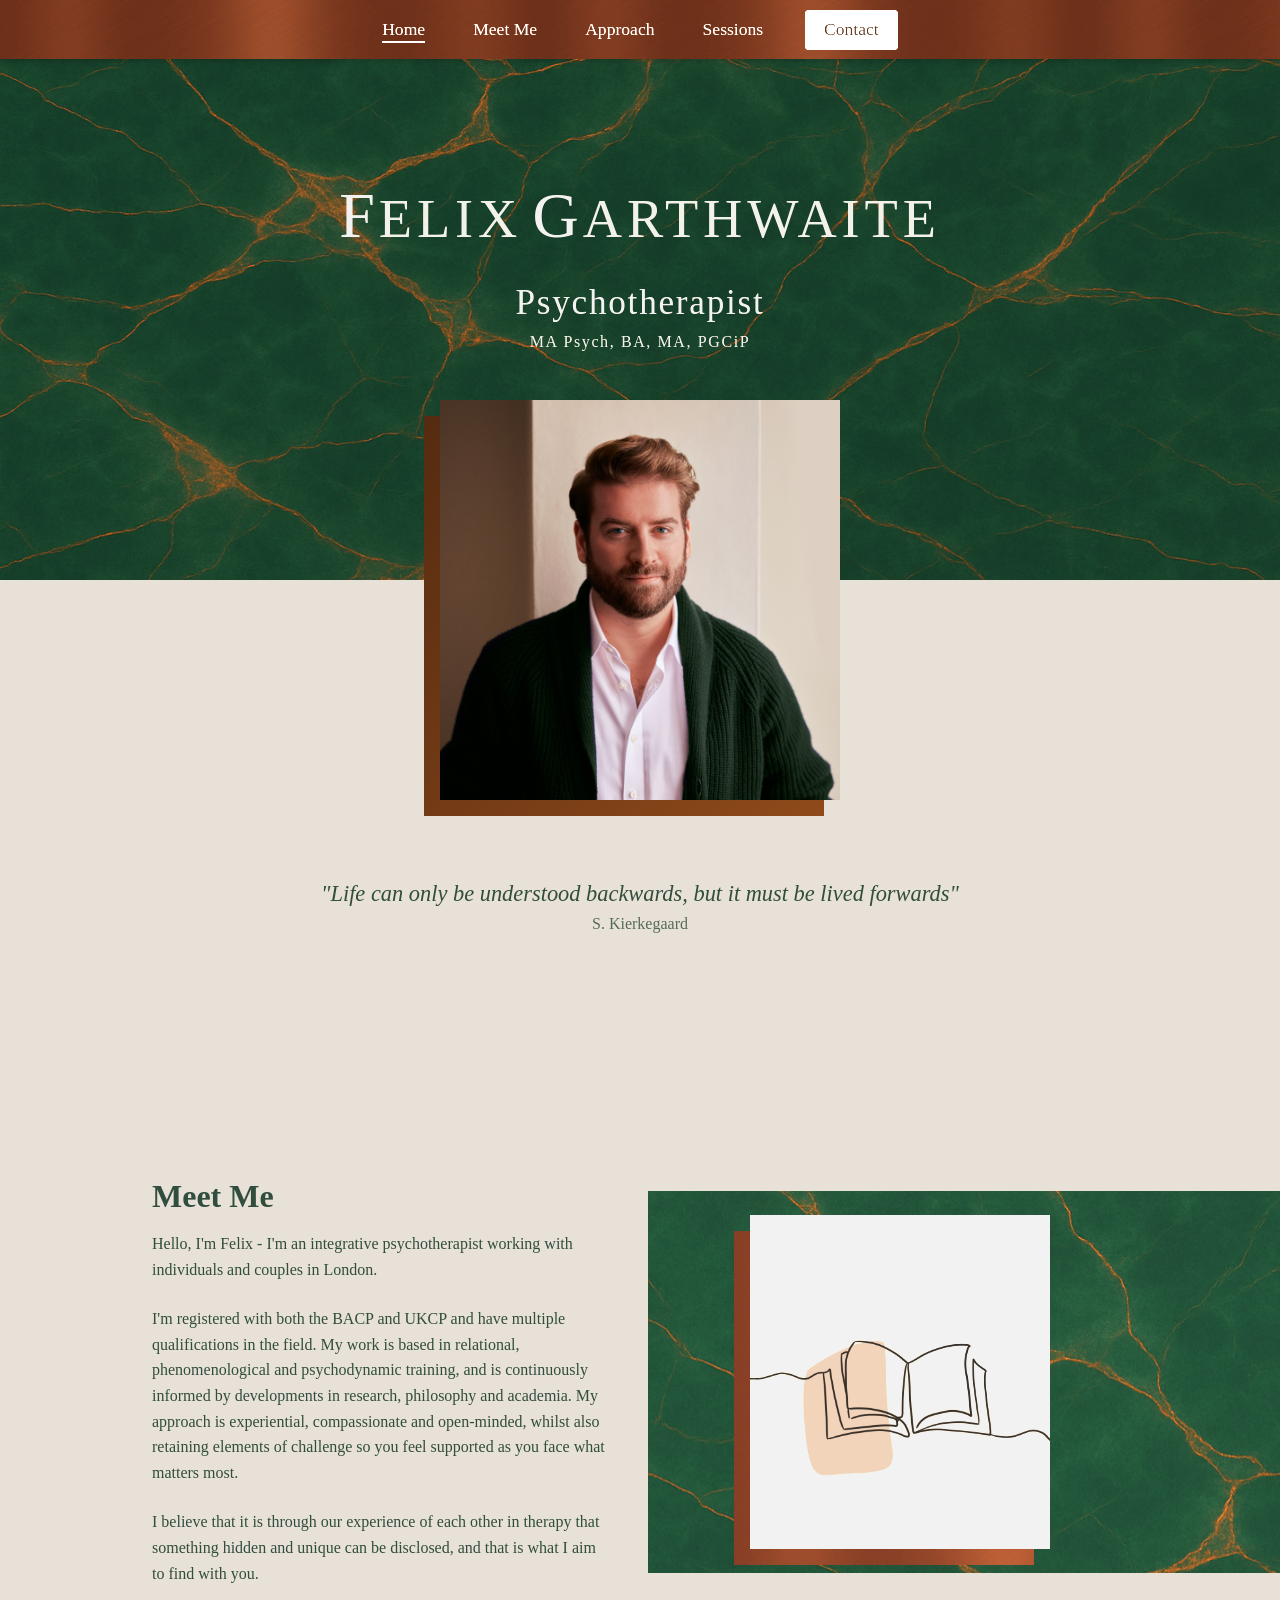
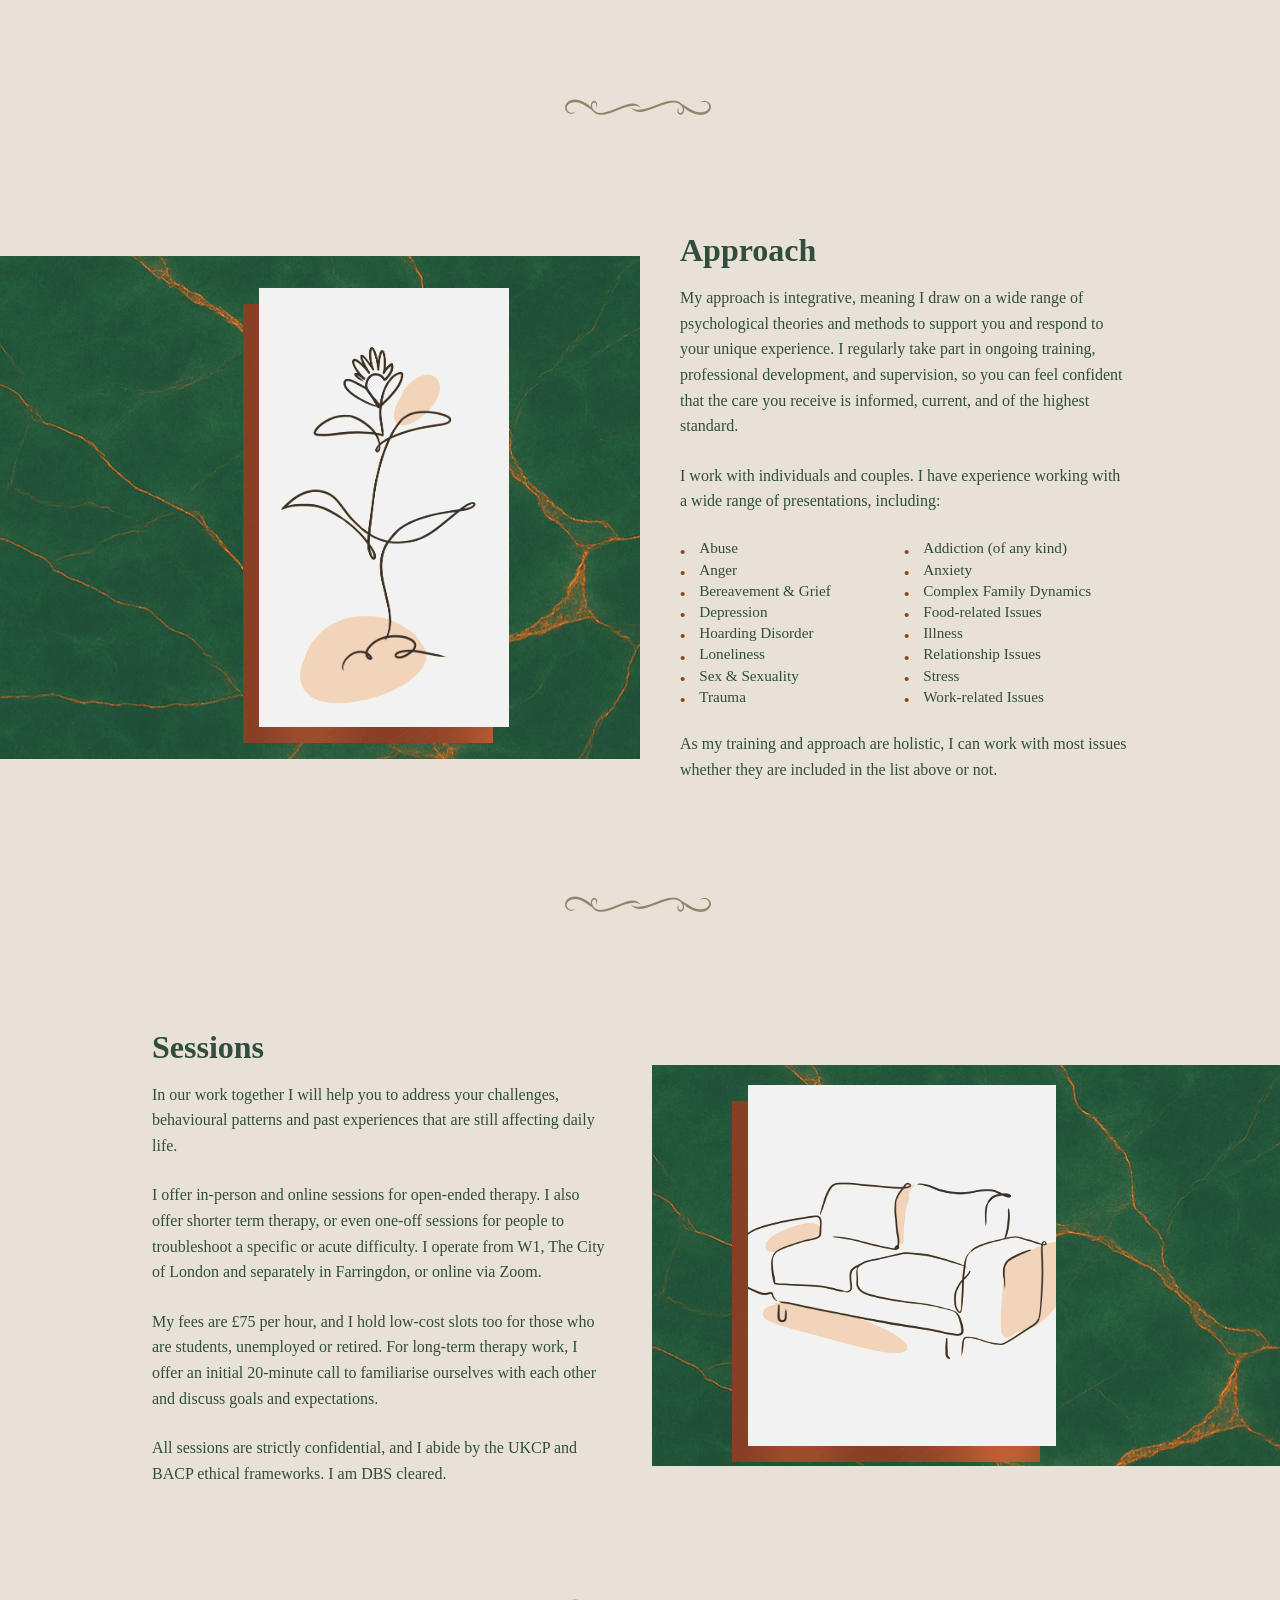
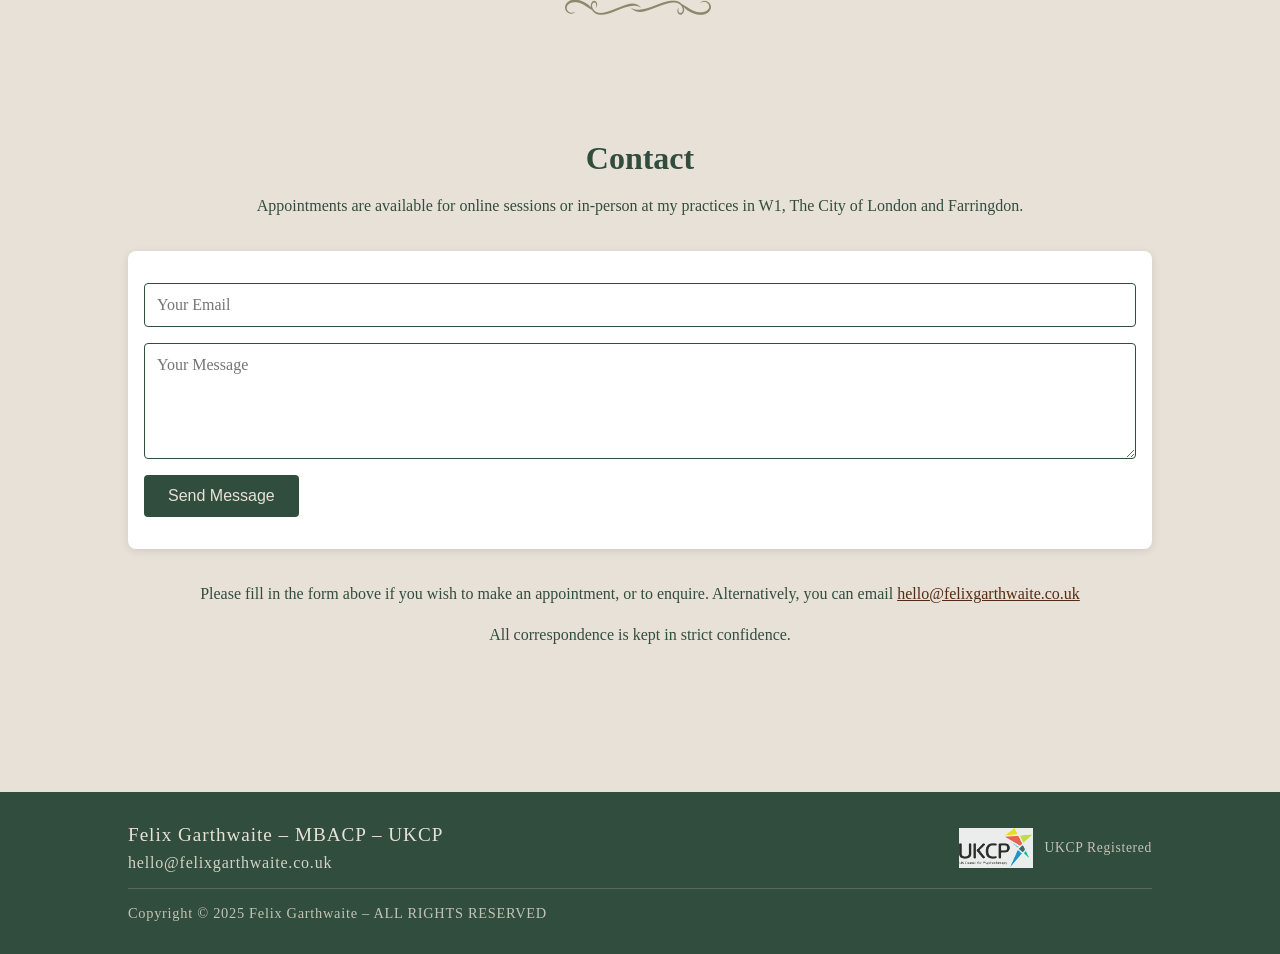
<file: FELIX-website/index.html>
<!-- index.html -->
<!DOCTYPE html>
<html lang="en">
<head>
  <meta charset="UTF-8" />
  <meta name="viewport" content="width=device-width,initial-scale=1" />
  <title>Felix Garthwaite - Psychotherapy</title>
  <link rel="stylesheet" href="styles.css" />
  <link href='https://fonts.googleapis.com/css?family=GFS Didot' rel='stylesheet'>
  
  <!-- Favicon -->
  <link rel="apple-touch-icon" sizes="180x180" href="favicon_io/apple-touch-icon.png">
  <link rel="icon" type="image/png" sizes="32x32" href="favicon_io/favicon-32x32.png">
  <link rel="icon" type="image/png" sizes="16x16" href="favicon_io/favicon-16x16.png">
  <link rel="manifest" href="favicon_io/site.webmanifest">
  <meta name="robots" content="index, follow" />
  <link rel="canonical" href="https://felixgarthwaite.co.uk/" />
  
  <!-- SEO -->
  <meta name="description" content="Integrative psychotherapist in London for individuals and couples. In‑person (The City, Farringdon) and online sessions. UKCP/BACP registered." />
  <meta name="author" content="Felix Garthwaite" />
  <meta name="theme-color" content="#314d3d" />
  
  <!-- Open Graph -->
  <meta property="og:type" content="website" />
  <meta property="og:title" content="Felix Garthwaite — Psychotherapist" />
  <meta property="og:description" content="Integrative psychotherapist in London for individuals and couples. In‑person (The City, Farringdon) and online sessions. UKCP/BACP registered." />
  <meta property="og:site_name" content="Felix Garthwaite Psychotherapy" />
  <meta property="og:locale" content="en_GB" />
  <meta property="og:image" content="PortraitFelixWebsite.jpg" />
  
  <!-- Twitter -->
  <meta name="twitter:card" content="summary_large_image" />
  <meta name="twitter:title" content="Felix Garthwaite — Psychotherapist" />
  <meta name="twitter:description" content="Integrative psychotherapist in London for individuals and couples. In‑person (The City, Farringdon) and online sessions. UKCP/BACP registered." />
  <meta name="twitter:image" content="PortraitFelixWebsite.jpg" />
  
  <!-- Structured Data -->
  <script type="application/ld+json">
  {
    "@context": "https://schema.org",
    "@type": "Person",
    "name": "Felix Garthwaite",
    "jobTitle": "Psychotherapist",
    "description": "Integrative psychotherapist in London for individuals and couples. In‑person (The City, Farringdon) and online sessions. UKCP/BACP registered.",
    "url": "https://felixgarthwaite.co.uk",
    "image": "https://felixgarthwaite.co.uk/PortraitFelixWebsite.jpg",
    "email": "hello@felixgarthwaite.co.uk",
    "address": {
      "@type": "PostalAddress",
      "addressLocality": "London",
      "addressRegion": "England",
      "addressCountry": "GB"
    },
    "hasCredential": [
      {
        "@type": "EducationalOccupationalCredential",
        "name": "MA Psych",
        "credentialCategory": "degree"
      },
      {
        "@type": "EducationalOccupationalCredential", 
        "name": "BA",
        "credentialCategory": "degree"
      },
      {
        "@type": "EducationalOccupationalCredential",
        "name": "MA", 
        "credentialCategory": "degree"
      },
      {
        "@type": "EducationalOccupationalCredential",
        "name": "PGCiP",
        "credentialCategory": "certificate"
      }
    ],
    "memberOf": [
      {
        "@type": "Organization",
        "name": "BACP",
        "url": "https://www.bacp.co.uk"
      },
      {
        "@type": "Organization", 
        "name": "UKCP",
        "url": "https://www.psychotherapy.org.uk"
      }
    ],
    "offers": {
      "@type": "Offer",
      "description": "Psychotherapy sessions for individuals and couples",
      "price": "75",
      "priceCurrency": "GBP",
      "availability": "https://schema.org/InStock"
    }
  }
  </script>
</head>
<body>

  <!-- NAVBAR -->
  <nav id="navbar" class="nav nav-visible textured-copper">
    <div class="nav__inner">
      <ul class="nav__list">
        <li><a class="nav__link" href="#home">Home</a></li>
        <li><a class="nav__link" href="#meet-me">Meet Me</a></li>
        <li><a class="nav__link" href="#approach">Approach</a></li>
        <li><a class="nav__link" href="#sessions">Sessions</a></li>
      </ul>
      <a class="nav__button" href="#contact">Contact</a>
    </div>
  </nav>

  <main>


    <!-- HOME -->
    <section id="home" class="home-section">
              <div class="half--top">
          <h1 class="home-section__title animate-slide-in-left delay-100">
            <span class="initial">F</span><span class="rest">elix</span>
            <span class="initial">G</span><span class="rest">arthwaite</span>
          </h1>
          <h2 class="home-section__name animate-slide-in-left delay-200">Psychotherapist</h2>
          <p class="home-section__qualifications animate-slide-in-left delay-300">MA Psych, BA, MA, PGCiP</p>
        </div>
      <div class="half--bottom"></div>

      <div class="portrait-wrapper animate-scale-in delay-400">
        <div class="image-container">
          <img class="portrait-image" src="PortraitFelixWebsite.jpg" alt="Portrait">
          <div class="shadow-block"></div>
        </div>
      </div>

      <div class="intro-text animate-slide-up-bounce delay-500">
        <p>"Life can only be understood backwards, but it must be lived forwards"</p>
        <p class="intro-quote-author">S. Kierkegaard</p>
      </div>
    </section>

    <!-- Section Divider -->
    <div class="section-divider">
    </div>

    <!-- MEET ME (text left, image right) -->
    <section id="meet-me" class="section">
      <div class="container">
        <div class="section__text scroll-animate-left">
          <h2>Meet Me</h2>
          <p>Hello, I'm Felix - I'm an integrative psychotherapist working with individuals and couples in London.</p>
          <p>I'm registered with both the BACP and UKCP and have multiple qualifications in the field. My work is based in relational, phenomenological and psychodynamic training, and is continuously informed by developments in research, philosophy and academia. My approach is experiential, compassionate and open-minded, whilst also retaining elements of challenge so you feel supported as you face what matters most.</p>
          <p>I believe that it is through our experience of each other in therapy that something hidden and unique can be disclosed, and that is what I aim to find with you.</p>
        </div>
        <div class="section__image-wrapper scroll-animate-right">
          <div class="image-container">
            <img class="section__image" src="approachbook.jpg" alt="Meet Me">
            <div class="shadow-block textured-copper"></div>
          </div>
        </div>
      </div>
    </section>

    <!-- Section Divider -->
    <div class="section-divider">
      <img src="assets/squiggle-line.png" alt="Section divider" class="squiggle">
    </div>

    <!-- APPROACH (image left, text right at desktop) -->
    <section id="approach" class="section layout-reverse">
      <div class="container">
        <div class="section__text scroll-animate-right">
          <h2>Approach</h2>
          <p>My approach is integrative, meaning I draw on a wide range of psychological theories and methods to support you and respond to your unique experience. I regularly take part in ongoing training, professional development, and supervision, so you can feel confident that the care you receive is informed, current, and of the highest standard.</p>
          <p>I work with individuals and couples. I have experience working with a wide range of presentations, including:</p>
          <ul class="approach-list">
            <li>Abuse</li>
            <li>Addiction (of any kind)</li>
            <li>Anger</li>
            <li>Anxiety</li>
            <li>Bereavement & Grief</li>
            <li>Complex Family Dynamics</li>
            <li>Depression</li>
            <li>Food-related Issues</li>
            <li>Hoarding Disorder</li>
            <li>Illness</li>
            <li>Loneliness</li>
            <li>Relationship Issues</li>
            <li>Sex & Sexuality</li>
            <li>Stress</li>
            <li>Trauma</li>
            <li>Work-related Issues</li>
          </ul>
          <p>As my training and approach are holistic, I can work with most issues whether they are included in the list above or not.</p>
        </div>
        <div class="section__image-wrapper scroll-animate-left">
          <div class="image-container">
            <img class="section__image" src="approachflower.jpg" alt="Approach">
            <div class="shadow-block textured-copper"></div>
          </div>
        </div>
      </div>
    </section>

    <!-- Section Divider -->
    <div class="section-divider">
      <img src="assets/squiggle-line.png" alt="Section divider" class="squiggle">
    </div>

    <!-- SESSIONS (text left, image right) -->
    <section id="sessions" class="section">
      <div class="container">
        <div class="section__text scroll-animate-left">
          <h2>Sessions</h2>
          <p>In our work together I will help you to address your challenges, behavioural patterns and past experiences that are still affecting daily life.</p>
          <p>I offer in-person and online sessions for open-ended therapy. I also offer shorter term therapy, or even one-off sessions for people to troubleshoot a specific or acute difficulty. I operate from W1, The City of London and separately in Farringdon, or online via Zoom.</p>
          <p>My fees are £75 per hour, and I hold low-cost slots too for those who are students, unemployed or retired. For long-term therapy work, I offer an initial 20-minute call to familiarise ourselves with each other and discuss goals and expectations.</p>
          <p>All sessions are strictly confidential, and I abide by the UKCP and BACP ethical frameworks. I am DBS cleared.</p>
        </div>
        <div class="section__image-wrapper scroll-animate-right">
          <div class="image-container">
            <img class="section__image" src="approachsofa.jpg" alt="Sessions">
            <div class="shadow-block textured-copper"></div>
          </div>
        </div>
      </div>
    </section>

    <!-- Section Divider -->
    <div class="section-divider">
      <img src="assets/squiggle-line.png" alt="Section divider" class="squiggle">
    </div>

    <!-- CONTACT -->
<section id="contact" class="section contact-section">
          <div class="contact-text">
          <h2>Contact</h2>
          <p>Appointments are available for online sessions or in-person at my practices in W1, The City of London and Farringdon.</p>
        </div>
  <div class="contact-container">
                <form class="contact-form"
                  action="https://formspree.io/f/mblapjdl"
                  method="POST">
      <input class="form-input"
             type="email"
             name="email"
             placeholder="Your Email"
             required>
      <textarea class="form-textarea"
                name="message"
                rows="5"
                placeholder="Your Message"
                required></textarea>
      <button class="form-button" type="submit">Send Message</button>
    </form>

  </div>
          <div class="contact-text-bottom">
          <p>Please fill in the form above if you wish to make an appointment, or to enquire. Alternatively, you can email <a href="mailto:hello@felixgarthwaite.co.uk">hello@felixgarthwaite.co.uk</a></p>
          <p>All correspondence is kept in strict confidence.</p>
        </div>
</section>

    

  </main>

  <!-- FOOTER -->
  <footer class="footer">
    <div class="footer__content">
      <div class="footer__main">
        <div class="footer__info">
          <p class="footer__name">Felix Garthwaite – MBACP – UKCP</p>
          <p class="footer__email">hello@felixgarthwaite.co.uk</p>
        </div>
        <div class="footer__credentials">
          <img src="UKCP_logo.jpg" alt="UKCP Registered" class="footer__logo">
          <p class="footer__credential-text">UKCP Registered</p>
        </div>
      </div>
      <div class="footer__copyright">
        <p>Copyright © 2025 Felix Garthwaite – ALL RIGHTS RESERVED</p>
      </div>
    </div>
  </footer>

  <script src="index.js"></script>
</body>
</html>
</file>
<file: FELIX-website/styles.css>
/* styles.css */

/* Palette */
:root {
  --color-green: #314d3d;
  --color-beige: #e8e1d8;
  --color-copper-1: #8f4a1a;
  --color-copper-2: #552b11;
   --texture-copper: url('coppertexture.jpg');
}



/* Reset & base */
* { box-sizing: border-box; margin: 0; padding: 0; }

/* Animation keyframes */
@keyframes slideInFromLeft {
  from {
    opacity: 0;
    transform: translateX(-50px);
  }
  to {
    opacity: 1;
    transform: translateX(0);
  }
}

@keyframes slideInFromRight {
  from {
    opacity: 0;
    transform: translateX(50px);
  }
  to {
    opacity: 1;
    transform: translateX(0);
  }
}

@keyframes slideInFromBottom {
  from {
    opacity: 0;
    transform: translateY(30px);
  }
  to {
    opacity: 1;
    transform: translateY(0);
  }
}

@keyframes scaleIn {
  from {
    opacity: 0;
    transform: translateX(-50%) scale(0.9);
  }
  to {
    opacity: 1;
    transform: translateX(-50%) scale(1);
  }
}

@keyframes slideUpBounce {
  from {
    opacity: 0;
    transform: translateX(-50%) translateY(40px);
  }
  60% {
    transform: translateX(-50%) translateY(-5px);
  }
  to {
    opacity: 1;
    transform: translateX(-50%) translateY(0);
  }
}

@keyframes fadeInUp {
  from {
    opacity: 0;
    transform: translateY(20px);
  }
  to {
    opacity: 1;
    transform: translateY(0);
  }
}

/* Animation classes */
.animate-slide-in-left {
  animation: slideInFromLeft 0.8s ease-out forwards;
}

.animate-slide-in-right {
  animation: slideInFromRight 0.8s ease-out forwards;
}

.animate-slide-in-bottom {
  animation: slideInFromBottom 0.6s ease-out forwards;
}

.animate-scale-in {
  animation: scaleIn 0.7s ease-out forwards;
}

.animate-slide-up-bounce {
  animation: slideUpBounce 1s ease-out forwards;
}

.animate-fade-in-up {
  animation: fadeInUp 0.6s ease-out forwards;
}

/* Delay classes */
.delay-100 { animation-delay: 0.1s; }
.delay-200 { animation-delay: 0.2s; }
.delay-300 { animation-delay: 0.3s; }
.delay-400 { animation-delay: 0.4s; }
.delay-500 { animation-delay: 0.5s; }

/* Initially hide animated elements */
.animate-slide-in-left,
.animate-slide-in-right,
.animate-slide-in-bottom,
.animate-scale-in,
.animate-slide-up-bounce,
.animate-fade-in-up {
  opacity: 0;
}

/* Ensure portrait and quote maintain their positioning during animation */
.portrait-wrapper.animate-scale-in {
  position: absolute !important;
  top: 40% !important;
  left: 50% !important;
  transform: translateX(-50%) !important;
}

.intro-text.animate-slide-up-bounce {
  position: absolute !important;
  width: 100% !important;
  text-align: center !important;
  top: calc(40% + 40vh + 20vw) !important;
  max-width: 90% !important;
  left: 50% !important;
  transform: translateX(-50%) !important;
}

@media (min-width: 768px) {
  .portrait-wrapper.animate-scale-in {
    top: 50% !important;
  }
  
  .intro-text.animate-slide-up-bounce {
    top: calc(50% + 400px + 9vh) !important;
    max-width: 100% !important;
  }
}

/* Scroll-triggered animations */
.scroll-animate {
  opacity: 0;
  transform: translateY(30px);
  transition: all 0.8s ease-out;
}

.scroll-animate.animate {
  opacity: 1;
  transform: translateY(0);
}

/* More interesting scroll animations */
.scroll-animate-left {
  opacity: 0;
  transform: translateX(-50px) translateY(20px);
  transition: all 0.8s ease-out;
}

.scroll-animate-left.animate {
  opacity: 1;
  transform: translateX(0) translateY(0);
}

.scroll-animate-right {
  opacity: 0;
  transform: translateX(50px) translateY(20px);
  transition: all 0.8s ease-out;
}

.scroll-animate-right.animate {
  opacity: 1;
  transform: translateX(0) translateY(0);
}
html {
  scroll-behavior: smooth;
  scroll-padding-top: 4rem; /* nav height */
  /* Safari viewport fix */
  -webkit-text-size-adjust: 100%;
  -ms-text-size-adjust: 100%;
  /* Prevent horizontal overflow */
  overflow-x: hidden;
  width: 100%;
  max-width: 100vw;
}
body {
  font-family:'GFS Didot' serif;
  background: var(--color-beige);
  color: var(--color-beige);
  /* Prevent horizontal overflow */
  overflow-x: hidden;
  width: 100%;
  max-width: 100vw;
}

/* 2) Contact fallback styling */
.contact-fallback {
  margin-top: 1rem;
  text-align: center;
  font-size: clamp(0.9rem, 2vw, 1rem);
  color: var(--color-green);
}
.contact-fallback a {
  color: var(--color-copper-2);
  text-decoration: underline;
}

/* NAVBAR */
nav {
  position: fixed; top: 0; left: 0; width: 100%;
  background: linear-gradient(to right, var(--color-copper-1), var(--color-copper-2));
  box-shadow: 0 2px 6px rgba(0,0,0,0.2);
  z-index: 1000;
  transition: transform 0.3s ease;
  display: flex; justify-content: center; padding: 0.5rem 1rem;
  /* Safari fix for positioning */
  -webkit-transform: translateZ(0);
  transform: translateZ(0);
}
.nav-visible { transform: translateY(0); }
.nav-hidden  { transform: translateY(-100%); }

.nav__inner {
  width: 100%;
  display: flex;
  flex-wrap: wrap;
  align-items: center;
  justify-content: center; /* 🔥 Center the sub-divs horizontally */
  gap: 0.6rem;
}

.nav__list {
  list-style: none;
  display: flex; flex-wrap: wrap; gap: 1rem;
}
.nav__link {
  color: var(--color-beige);
  text-decoration: none; font-weight: 500;
}

/* highlight the current link */
.nav__link.active {
  /* example: underline in copper */
  border-bottom: 2px solid var(--color-beige);
  padding-bottom: 2px;      /* give the underline a little breathing room */
  color: var(--color-beige);
}

/* keep the button styled but you can also highlight it */
.nav__button.active {
  outline: 2px solid var(--color-beige);
} 


.nav__button {
  background: #fff; color: var(--color-copper-2);
  padding: 0.4rem 0.8rem; border-radius: 0.25rem;
  text-decoration: none; font-weight: 500;
}

@media (min-width: 768px) {
  nav {
    padding: 0.6rem 2rem; /* Make nav bar thicker on desktop */
  }
  .nav__list {
    gap: 3rem;
     /* More space between nav links */
   
    margin-right: 2rem;
  }
  .nav__link {
    font-size: 1.1rem; /* Make link text a bit bigger */
  }
  .nav__button {
    font-size: 1.1rem;
    padding: 0.6rem 1.2rem; /* Bigger button size */
  }
}


/* HOME */
.home-section {
  position: relative; height: 100vh; overflow: visible;
  width: 100%;
  max-width: 100vw;
  box-sizing: border-box;
}
/* .half--top {
  height: 50vh; background: var(--color-green);
  display: flex; align-items: center; justify-content: center;
  flex-direction: column;
} */

.half--top {
  /* remove the old:
     background: var(--color-green);
  */height: 50vh;
  display: flex; align-items: center; justify-content: center;
  flex-direction: column;
  background-color: var(--color-green);
  background-image: url('assets/marble2.png');
  background-repeat: no-repeat;
  background-size: cover;
  background-position: center;
  /* background-blend-mode: multiply;     */
  filter:saturate(1.1) brightness(1.2) contrast(0.9);
}

.half--bottom {
  height: 10vh; background: var(--color-beige);
}
.home-section__title {
  font-size: clamp(2rem, 8vw, 4rem);
  color: var(--color-beige);
  font-weight: 100; /* normal weight, not bold */
  letter-spacing: 0.05em; /* a little space between letters */
}

/* Copperplate-style name treatment */
.home-section__title { display: flex; gap: 0.25rem; align-items: baseline; flex-wrap: wrap; justify-content: center; }
.home-section__title .initial { font-size: 1em; letter-spacing: 0.0em; text-transform: uppercase; }
.home-section__title .rest { font-size: 0.85em; letter-spacing: 0.09em; text-transform: uppercase; opacity: 0.95; }
.home-section__title .rest + .initial { margin-left: 0.4rem; }

.home-section__name{
  margin-top: 30px;
  font-size: clamp(1.2rem, 4vw, 2.2rem);
  color: var(--color-beige);
  font-weight: 100; /* normal weight, not bold */
  letter-spacing: 0.05em;

}

.home-section__qualifications {
  margin-top: 10px;
  font-size: clamp(0.7rem, 2vw, 1rem);
  color: var(--color-beige);
  font-weight: 100;
  letter-spacing: 0.1em;
  opacity: 0.9;
}
.portrait-wrapper {
  position: absolute; top: 40%; left: 50%;
  transform: translateX(-50%);
  width: clamp(150px, 60vw, 400px);
  aspect-ratio: 1;
  /* Ensure it doesn't exceed viewport width */
  max-width: calc(100vw - 2rem);
  box-sizing: border-box;
}

.image-container {
  position: relative;
  width: 100%; height: 100%;
}
.portrait-image,
.section__image {
  display: block;
  width: 100%; height: 100%;
  object-fit: cover; position: relative; z-index: 1;
}
.shadow-block {
  position: absolute;
  left: clamp(-16px, -4vw, -32px); /* Shift shadow further left */
  bottom: clamp(-16px, -4vw, -32px); /* Shift shadow further down */
  width: 100%;
  height: 100%;
  background: linear-gradient(to top left, var(--color-copper-1), var(--color-copper-2)); /* Now fades up/left */
  z-index: 0;
  
}

.intro-text {
  position: absolute; width: 100%; text-align: center;
  /* Position quote exactly halfway between portrait bottom and Meet Me section */
  top: calc(40% + 40vh + 20vw);
  /* Mobile: narrower width for better mobile layout */
  max-width: 90%;
  left: 50%;
  transform: translateX(-50%);
  /* Ensure it doesn't exceed viewport width */
  box-sizing: border-box;
  padding: 0 1rem;
}
@media (min-width: 768px) {
  .intro-text {
    /* On desktop, position quote exactly halfway between portrait bottom and Meet Me section */
    top: calc(50% + 400px + 9vh);
    /* Desktop: wider width for better desktop layout */
    max-width: 100%;
  }

  .home-section {
    margin-bottom:8rem;
    overflow:visible;
  }
}
.intro-text p {
  color: var(--color-green);
  font-size: clamp(1.1rem, 2.5vw, 1.4rem);
  font-style: italic;
}

.intro-quote-author {
  font-size: clamp(0.8rem, 1.8vw, 1rem) !important;
  font-style: normal !important;
  opacity: 0.8;
  margin-top: 0.5rem;
}

/* SECTION DIVIDERS */
.section-divider {
  width: 100%;
  padding: 2rem 0;
  display: flex;
  justify-content: center;
  align-items: center;
  background: var(--color-beige);
}

.squiggle {
  width: 100%;
  max-width: 120px;
  height: auto;
  opacity: 0.6;
  filter: brightness(0.8) saturate(1.2) sepia(1) hue-rotate(20deg) saturate(2);
  transition: opacity 0.3s ease;
}

.squiggle:hover {
  opacity: 0.8;
}

/* GENERIC SECTIONS */
.section {
  width: 100%;
  max-width: 100vw;
  padding: 3rem 1rem;
  box-sizing: border-box;
  overflow-x: hidden;
}
.container {
  max-width: 1024px; margin: 0 auto;
  display: flex; flex-direction: column; gap: 1rem;
  width: 100%;
  box-sizing: border-box;
}
@media (min-width: 768px) {
  .section {
    width: 100%;
     padding: 5rem 0rem;
  }
  .container {
    flex-direction: row;
    align-items: center;
  }
  /* alternate left/right */
  .layout-reverse .container {
    flex-direction: row-reverse;
  }
  
    
}

/* TEXT PANEL */
.section__text {
  flex: 1; background: rgba(232, 225, 216, 0.8); padding: 1.5rem;
}
.section__text h2 {
  margin-bottom: 1rem;
  color: var(--color-green);
  font-size: clamp(1.5rem, 5vw, 2rem);
}
.section__text p {
  color: var(--color-green);
  line-height: 1.6;
  margin-bottom: 1.5rem;
}

.section__text p:last-child {
  margin-bottom: 0;
}

.approach-list {
  list-style: none;
  padding: 0;
  margin: 1rem 0 1.5rem 0;
  display: grid;
  grid-template-columns: repeat(auto-fit, minmax(200px, 1fr));
  gap: 0;
}

.approach-list li {
  color: var(--color-green);
  font-size: 0.95rem;
  padding: 0.1rem 0;
  position: relative;
  padding-left: 1.2rem;
}

.approach-list li::before {
  content: "•";
  color: var(--color-copper-1);
  font-weight: bold;
  position: absolute;
  left: 0;
  top: 0.3rem;
}

/* IMAGE PANEL */
.section__image-wrapper {
  flex: 1;
  background: var(--color-green);
  background-image: url('assets/marble2.png');
  background-repeat: repeat;        /* tile it, or use no-repeat + cover if it's large */
  background-size: auto;       
  padding: 3rem 1.5rem;
  display: flex; justify-content: center; align-items: center;
  filter:saturate(1.1) brightness(1.2) contrast(0.9);
  position: relative;
}
.section__image-wrapper .image-container {
  width: clamp(150px, 40vw, 300px);
  aspect-ratio: 1;
}

/* Make image wrappers proportional to text content length */
#meet-me .section__image-wrapper .image-container {
  width: clamp(150px, 40vw, 300px);
  aspect-ratio: 0.9; /* Slightly taller for meet-me section */
}

#approach .section__image-wrapper .image-container {
  width: clamp(120px, 35vw, 250px);
  aspect-ratio: 0.57; /* Slightly taller for approach section with lots of content */
}

#sessions .section__image-wrapper .image-container {
  width: clamp(100px, 28vw, 360px);
  aspect-ratio: 0.85; /* Shorter image for sessions section */
}

/* CONTACT */
.contact-section {
  background: var(--color-beige);
}
.contact-container {
  max-width: 1024px; margin: 0 auto;
  background: #fff; border-radius: 0.5rem;
  padding: 2rem 1rem; box-shadow: 0 2px 8px rgba(0,0,0,0.1);
}
.contact-container h2 {
  margin-bottom: 1rem;
  color: var(--color-green);
  /* background-image: url('assets/marble2.png');
  background-repeat: repeat;        
  background-size: auto;       
  filter:saturate(1.1) brightness(1.2) contrast(0.9);
   */
  font-size: clamp(1.5rem, 5vw, 2rem);
}

.contact-text {
  margin-bottom: 2rem;
  text-align: center;
  max-width: 1024px;
  margin-left: auto;
  margin-right: auto;
}

.contact-text h2 {
  color: var(--color-green);
  font-size: clamp(1.5rem, 5vw, 2rem);
  margin-bottom: 1rem;
}

.contact-text p {
  color: var(--color-green);
  line-height: 1.6;
  margin-bottom: 1rem;
}

.contact-text p:last-child {
  margin-bottom: 0;
}

.contact-text a {
  color: var(--color-copper-2);
  text-decoration: underline;
}

.contact-text-bottom {
  margin-top: 2rem;
  text-align: center;
}

.contact-text-bottom p {
  color: var(--color-green);
  line-height: 1.6;
  margin-bottom: 1rem;
}

.contact-text-bottom p:last-child {
  margin-bottom: 0;
}

.contact-text-bottom a {
  color: var(--color-copper-2);
  text-decoration: underline;
}
.contact-form {
  display: flex; flex-direction: column; gap: 1rem;
}
.form-input,
.form-textarea {
  width: 100%; padding: 0.75rem;
  border: 1px solid var(--color-green);
  border-radius: 0.25rem;
  background: transparent; color: var(--color-green);
  font: inherit; font-size: 1rem;
}
.form-button {
  align-self: flex-start;
  padding: 0.75rem 1.5rem;
  background: var(--color-green); color: var(--color-beige);
  border: none; border-radius: 0.25rem;
  cursor: pointer; font-size: 1rem;
}
.form-button:hover { opacity: 0.9; }

/* Adjust home-section heights & portrait on desktop */
@media (min-width: 768px) {
  .half--top { height: 70vh; margin-top:-50px; }
  .half--bottom { height: 40vh; }
  .portrait-wrapper { top: 50%; }
}

/* Accessibility outlines */
a:focus,
button:focus,
input:focus,
textarea:focus {
  outline: 2px solid var(--color-copper-1);
  outline-offset: 2px;
}

#meet-me{
  padding:3rem 1rem;
  margin-top: 0.5rem;
}

/* Make all sections have consistent padding */
#approach,
#sessions {
  padding: 3rem 1rem;
}

/* All sections - align green background to start exactly where the title starts */
#meet-me .section__image-wrapper::before,
#approach .section__image-wrapper::before,
#sessions .section__image-wrapper::before {
  top: 0;
  bottom: 0;
}

/* Meet Me section - standard size */
#meet-me .section__image-wrapper {
  padding: 1.5rem;
  height: 100%;
  display: flex;
  justify-content: center;
  align-items: center;
}

/* Approach section - make wrapper bigger */
#approach .section__image-wrapper {
  padding: 2rem;
  height: 110%;
  display: flex;
  justify-content: center;
  align-items: center;
}

/* Sessions section - shorter wrapper but start lower */
#sessions .section__image-wrapper {
  padding: 1.25rem;
  height: 75%;
  display: flex;
  justify-content: center;
  align-items: center;
  margin-top: 1rem;
}
@media (min-width: 768px) {
  #meet-me{
    margin-top: 4rem;
    margin-bottom: 0rem;
  }

}

  /* 1) Make the wrapper a positioning context */
  .section__image-wrapper {
    position: relative;
    overflow: visible; /* let the pseudo bleed outside */
    background: transparent;
  }

  /* 2) Create the green bar behind the wrapper */
  .section__image-wrapper::before {
    content: "";
    position: absolute;
    top: 1.5rem;
    bottom: 1.5rem;
    background-image: url('assets/marble2.png');
    background-repeat: repeat;
    filter: saturate(1.1) brightness(1.2) contrast(0.9);
    z-index: -1;
  
    left: 0;
    /* 
      gutter = (1024px - 100vw)/2
      clamp it so it’s never positive (which squeezes the bar) 
      and never more negative than -50vw (just in case)
    */
    right: clamp(
      0px, 
      calc((1024px - 100vw) / 2), 
      50vw
    );
  }
  

  /* 3a) Non-reverse (image on the right): pseudo spans wrapper + right gutter */
  .section:not(.layout-reverse) .section__image-wrapper::before {
    left: 0;
    /* (1024px − 100vw)/2 is negative once the viewport > 1024px,
       so “right” becomes negative and stretches the bar into the gutter */
    right: calc((1024px - 100vw) / 2);
  }

  /* 3b) Reverse (image on the left): pseudo spans wrapper + left gutter */
  .section.layout-reverse .section__image-wrapper::before {
    left: calc((1024px - 100vw) / 2);
    right: 0;
  }



  .textured-copper {
    background-color: var(--color-copper-1);
    background-image: var(--texture-copper);
    background-repeat: repeat;
    background-size: auto;
    background-blend-mode: multiply;
    filter: saturate(0.7) brightness(1.3);
  }
  

  

  @media (max-width: 1024px) {
    .section__image-wrapper::before {
      left: 0 !important;
      right: 0 !important;
    }
  }

/* Safari-specific fixes */
@media screen and (-webkit-min-device-pixel-ratio: 0) {
  /* Fix for Safari on iPad */
  .section__image-wrapper {
    -webkit-transform: translateZ(0);
    transform: translateZ(0);
  }
  
  .portrait-wrapper {
    -webkit-transform: translateX(-50%) translateZ(0);
    transform: translateX(-50%) translateZ(0);
  }
}

/* iPad-specific fix for blend mode */
@media only screen 
  and (min-device-width: 768px) 
  and (max-device-width: 1024px) 
  and (-webkit-min-device-pixel-ratio: 2) {
  .textured-copper {
    background-blend-mode: multiply !important;
    -webkit-background-blend-mode: multiply !important;
    /* Force hardware acceleration */
    -webkit-transform: translateZ(0);
    transform: translateZ(0);
    /* Ensure the texture is properly loaded */
    background-size: 200px 200px;
  }
}

/* FOOTER */
.footer {
  background: var(--color-green);
  padding: 2rem 1rem;
  margin-top: 4rem;
}

.footer__content {
  max-width: 1024px;
  margin: 0 auto;
}

.footer__main {
  display: flex;
  justify-content: space-between;
  align-items: center;
  margin-bottom: 1rem;
}

.footer__info {
  text-align: left;
}

.footer__name {
  color: var(--color-beige);
  font-size: clamp(1rem, 2.5vw, 1.2rem);
  font-weight: 100;
  letter-spacing: 0.05em;
  margin-bottom: 0.5rem;
}

.footer__email {
  color: var(--color-beige);
  font-size: clamp(0.9rem, 2vw, 1rem);
  font-weight: 100;
  letter-spacing: 0.05em;
  opacity: 0.9;
}

.footer__copyright {
  border-top: 1px solid rgba(232, 225, 216, 0.2);
  padding-top: 1rem;
}

.footer__credentials {
  display: flex;
  align-items: center;
  gap: 0.75rem;
}

.footer__logo {
  height: 35px;
  width: auto;
  opacity: 0.9;
  filter: brightness(1.1) contrast(1.1);
  transition: opacity 0.3s ease;
}

.footer__logo:hover {
  opacity: 1;
}

.footer__credential-text {
  color: var(--color-beige);
  font-size: clamp(0.75rem, 1.5vw, 0.85rem);
  font-weight: 100;
  letter-spacing: 0.05em;
  opacity: 0.8;
  margin: 0;
  white-space: nowrap;
}

.footer__copyright p {
  color: var(--color-beige);
  font-size: clamp(0.8rem, 1.8vw, 0.9rem);
  font-weight: 100;
  letter-spacing: 0.05em;
  opacity: 0.8;
}
    

/* Sessions responsive sizing */
@media (min-width: 1024px) {
  #sessions .section__image-wrapper .image-container {
    width: clamp(120px, 24vw, 320px);
  }
}

@media (max-width: 767px) {
  #sessions .section__image-wrapper {
    height: 90%;
    padding: 1.75rem;
  }
  #sessions .section__image-wrapper .image-container {
    width: clamp(180px, 60vw, 460px);
  }
  
  .footer__main {
    flex-direction: column;
    gap: 1rem;
    text-align: center;
  }
  
  .footer__info {
    text-align: center;
  }
  
  .footer__logo {
    height: 30px;
  }
  
  .footer__credentials {
    justify-content: center;
  }
}

@media (min-width: 768px) {
  .footer__logo {
    height: 40px;
  }
  
  .squiggle {
    max-width: 150px;
  }
  
  .section-divider {
    padding: 2rem 0;
  }
}

@media (max-width: 767px) {
  .squiggle {
    max-width: 100px;
  }
  
  .section-divider {
    padding: 1.5rem 0;
  }
  
  /* Comprehensive mobile overflow prevention */
  main {
    width: 100%;
    max-width: 100vw;
    overflow-x: hidden;
  }
  
  /* Fix any potential overflow from the home section elements */
  .half--top,
  .half--bottom {
    width: 100%;
    max-width: 100vw;
    box-sizing: border-box;
  }
  
  /* Ensure navigation doesn't cause overflow */
  nav {
    width: 100%;
    max-width: 100vw;
    box-sizing: border-box;
  }
  
  /* Fix contact section overflow */
  .contact-section {
    width: 100%;
    max-width: 100vw;
    box-sizing: border-box;
  }
  
  .contact-container {
    width: 100%;
    max-width: calc(100vw - 2rem);
    box-sizing: border-box;
  }
  
  /* Fix footer overflow */
  .footer {
    width: 100%;
    max-width: 100vw;
    box-sizing: border-box;
  }
  
  /* Reduce shadow block offsets on mobile to prevent overflow */
  .shadow-block {
    left: -8px;
    bottom: -8px;
  }
}
</file>
